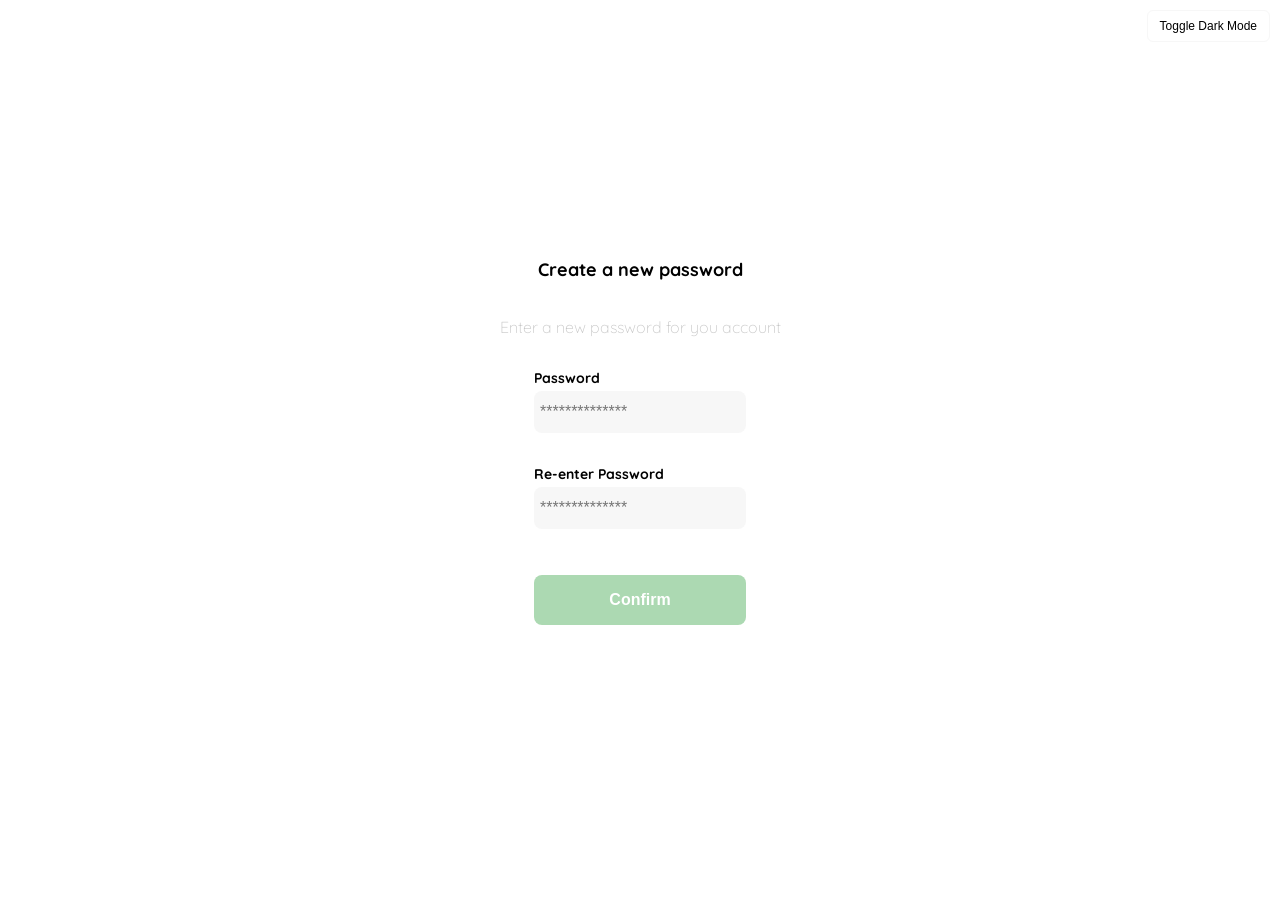
<file: clase1.html>
<!DOCTYPE html>
<html lang="en">
<head>
    <meta charset="UTF-8">
    <meta http-equiv="X-UA-Compatible" content="IE=edge">
    <meta name="viewport" content="width=device-width, initial-scale=1.0">
    <link rel="preconnect" href="https://fonts.googleapis.com">
    <link rel="preconnect" href="https://fonts.gstatic.com" crossorigin>
    <link href="https://fonts.googleapis.com/css2?family=Quicksand:wght@300;500;700&display=swap" rel="stylesheet">
    <link rel="stylesheet" href="style.css">
    <title>Document</title>
</head>
<body>
    <nav style="padding: 10px; text-align: right; position: absolute; top: 0; right: 0; z-index: 1000;">
        <button id="darkModeToggle" style="padding: 8px 12px; font-size: 12px; cursor: pointer; border-radius: 6px; border: 1px solid var(--text-input-field); background-color: var(--white); color: var(--black);">Toggle Dark Mode</button>
    </nav>
    <div class="login">
        <div class="form-container">
            <img src="./logos/logo_yard_sale.svg" alt="logo" class="logo">

            <h1 class="title">Create a new password</h1>
            <p class="subtitle">Enter a new password for you account</p>
        
            <form action="/" class="form">
                <label for="password" class="label">Password</label>
                <input type="password" id="password" placeholder="**************" class="input input-password">
                
                <label for="password" class="label">Re-enter Password</label>
                <input type="password" id="new-password" placeholder="**************" class="input input-password">
                
                <input type="submit" value="Confirm" class="primary-button login-button">
            </form>

        </div>
    </div>
    <script src="javascript.js" defer></script>
</body>
</html>
</file>
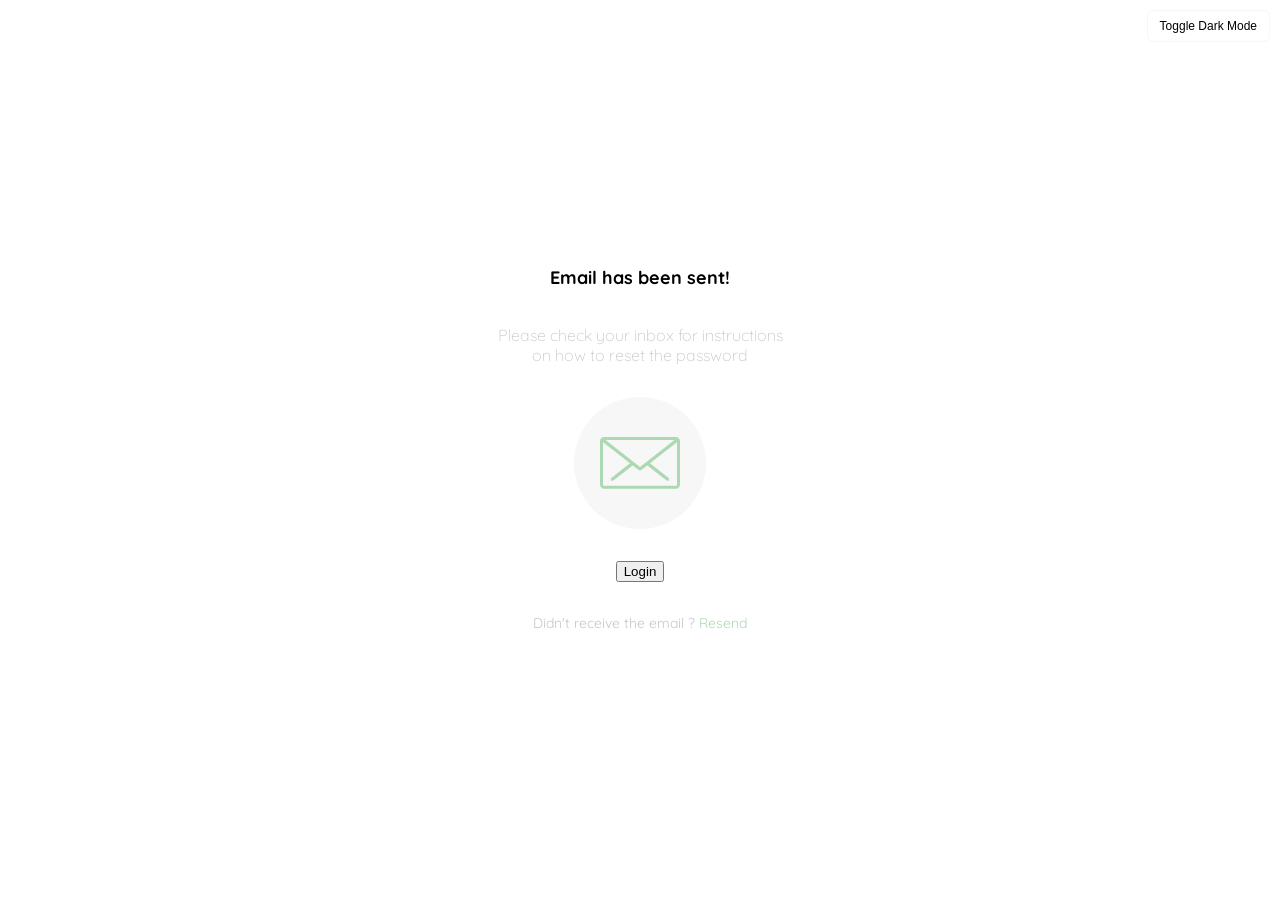
<file: clase2.html>
<!DOCTYPE html>
<html lang="en">
<head>
    <meta charset="UTF-8">
    <meta http-equiv="X-UA-Compatible" content="IE=edge">
    <meta name="viewport" content="width=device-width, initial-scale=1.0">
    <link rel="preconnect" href="https://fonts.googleapis.com">
    <link rel="preconnect" href="https://fonts.gstatic.com" crossorigin>
    <link href="https://fonts.googleapis.com/css2?family=Quicksand:wght@300;500;700&display=swap" rel="stylesheet">
    <link rel="stylesheet" href="style.css">
    <title>Document</title>
</head>
<body>
    <nav style="padding: 10px; text-align: right; position: absolute; top: 0; right: 0; z-index: 1000;">
        <button id="darkModeToggle" style="padding: 8px 12px; font-size: 12px; cursor: pointer; border-radius: 6px; border: 1px solid var(--text-input-field); background-color: var(--white); color: var(--black);">Toggle Dark Mode</button>
    </nav>
    <div class="login">
        <div class="form-container">
            <img src="./logos/logo_yard_sale.svg" alt="logo" class="logo">

            <h1 class="title">Email has been sent!</h1>
            <p class="subtitle">Please check your inbox for instructions on how to reset the password</p>
            
            <div class="email-image">
                <img src="./icons/email.svg" alt="email">
            </div>
            
            <button class="primary-buttom">Login</button>

            <p class="resend"> <span>Didn't receive the email ? </span> <a href="/"> Resend</a></p>
        </div>
    </div>
    <script src="javascript.js" defer></script>
</body>
</html>
</file>
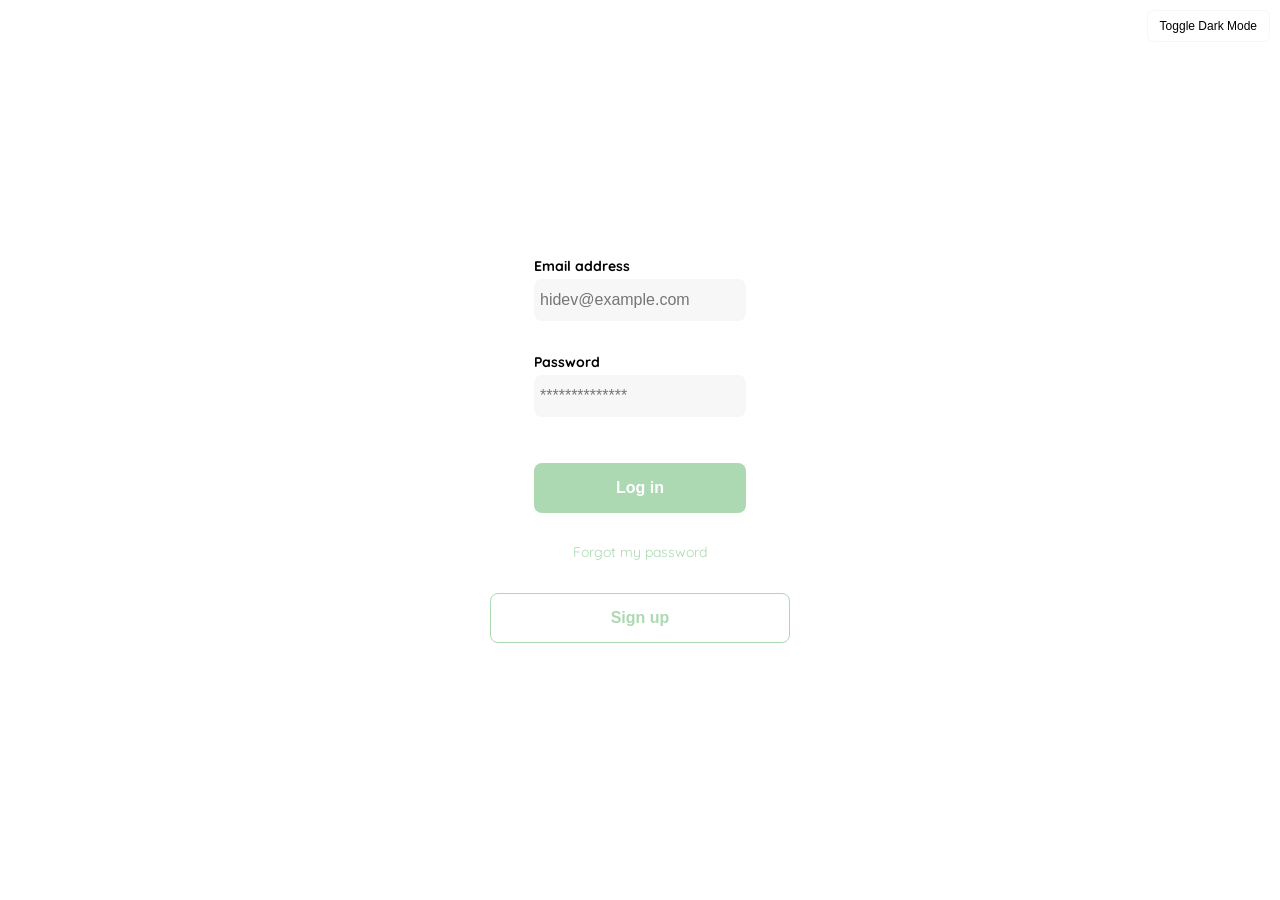
<file: clase3.html>
<!DOCTYPE html>
<html lang="en">
<head>
    <meta charset="UTF-8">
    <meta http-equiv="X-UA-Compatible" content="IE=edge">
    <meta name="viewport" content="width=device-width, initial-scale=1.0">
    <link rel="preconnect" href="https://fonts.googleapis.com">
    <link rel="preconnect" href="https://fonts.gstatic.com" crossorigin>
    <link href="https://fonts.googleapis.com/css2?family=Quicksand:wght@300;500;700&display=swap" rel="stylesheet">
    <link rel="stylesheet" href="style.css">
    <title>Document</title>
</head>
<body>
    <nav style="padding: 10px; text-align: right; position: absolute; top: 0; right: 0; z-index: 1000;">
        <button id="darkModeToggle" style="padding: 8px 12px; font-size: 12px; cursor: pointer; border-radius: 6px; border: 1px solid var(--text-input-field); background-color: var(--white); color: var(--black);">Toggle Dark Mode</button>
    </nav>
    <div class="login">
        <div class="form-container">

            <img src="./logos/logo_yard_sale.svg" alt="logo" class="logo">

            <form action="/" class="form">

                <label for="password" class="label">Email address</label>
                <input type="password" id="password" placeholder="hidev@example.com" class="input input-password">
                
                <label for="password" class="label">Password</label>
                <input type="password" id="new-password" placeholder="**************" class="input input-password">
                
                <input type="submit" value="Log in" class="primary-button login-button">

                <a href="/">Forgot my password</a>
            </form>
            <button class="secondary-buttom signup-buttom" >Sign up</button>
        </div>
    </div>
    <script src="javascript.js" defer></script>
</body>
</html>
</file>
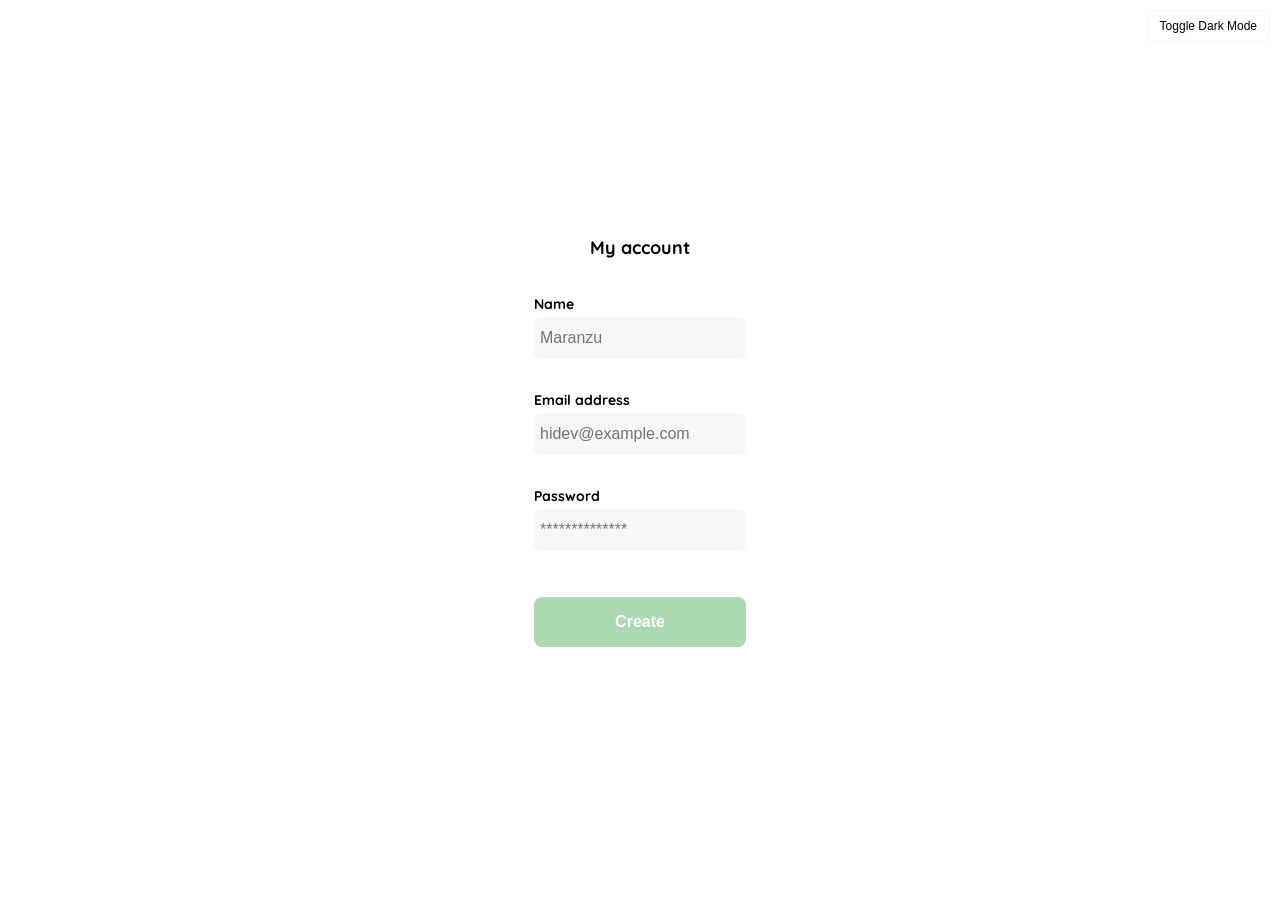
<file: clase4.html>
<!DOCTYPE html>
<html lang="en">
<head>
    <meta charset="UTF-8">
    <meta http-equiv="X-UA-Compatible" content="IE=edge">
    <meta name="viewport" content="width=device-width, initial-scale=1.0">
    <link rel="preconnect" href="https://fonts.googleapis.com">
    <link rel="preconnect" href="https://fonts.gstatic.com" crossorigin>
    <link href="https://fonts.googleapis.com/css2?family=Quicksand:wght@300;500;700&display=swap" rel="stylesheet">
    <link rel="stylesheet" href="style.css">
    <title>Document</title>
</head>
<body>
    <nav style="padding: 10px; text-align: right; position: absolute; top: 0; right: 0; z-index: 1000;">
        <button id="darkModeToggle" style="padding: 8px 12px; font-size: 12px; cursor: pointer; border-radius: 6px; border: 1px solid var(--text-input-field); background-color: var(--white); color: var(--black);">Toggle Dark Mode</button>
    </nav>
    <div class="login">
        <div class="form-container">

            <h1 class="title">My account</h1>

            <form action="/" class="form">

                <div>
                <label for="password" class="label">Name</label>
                <input type="password" id="nsmr" placeholder="Maranzu" class="input input-name">
                
                <label for="password" class="label">Email address</label>
                <input type="password" id="email" placeholder="hidev@example.com" class="input input-email">
                
                <label for="password" class="label">Password</label>
                <input type="password" id="password" placeholder="**************" class="input input-password">
                </div>

                <input type="submit" value="Create" class="primary-button login-button">

                
            </form>
           
        </div>
    </div>
    <script src="javascript.js" defer></script>
</body>
</html>
</file>
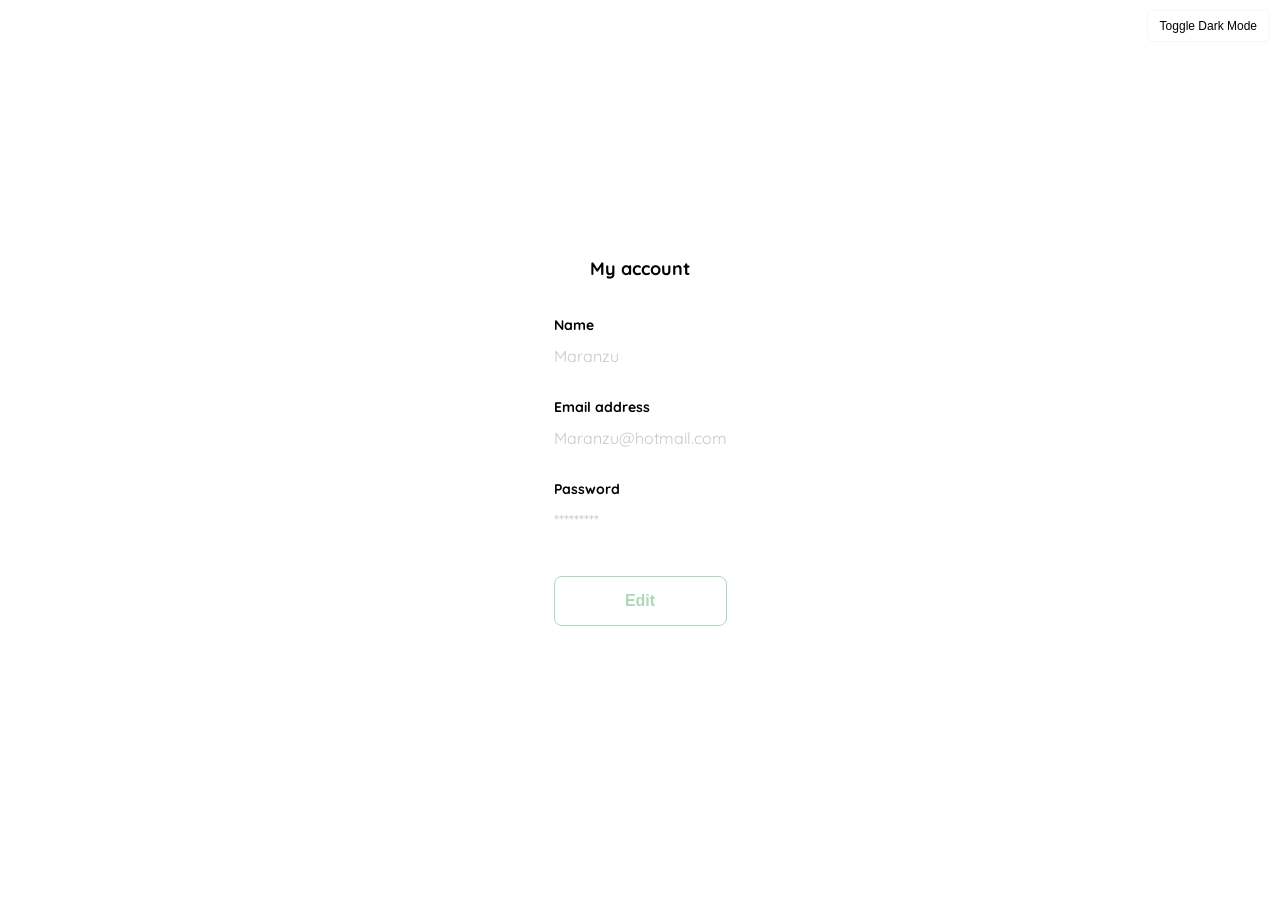
<file: clase5.html>
<!DOCTYPE html>
<html lang="en">
<head>
    <meta charset="UTF-8">
    <meta http-equiv="X-UA-Compatible" content="IE=edge">
    <meta name="viewport" content="width=device-width, initial-scale=1.0">
    <link rel="preconnect" href="https://fonts.googleapis.com">
    <link rel="preconnect" href="https://fonts.gstatic.com" crossorigin>
    <link href="https://fonts.googleapis.com/css2?family=Quicksand:wght@300;500;700&display=swap" rel="stylesheet">
    <link rel="stylesheet" href="style.css">
    <title>Document</title>
</head>
<body>
    <nav style="padding: 10px; text-align: right; position: absolute; top: 0; right: 0; z-index: 1000;">
        <button id="darkModeToggle" style="padding: 8px 12px; font-size: 12px; cursor: pointer; border-radius: 6px; border: 1px solid var(--text-input-field); background-color: var(--white); color: var(--black);">Toggle Dark Mode</button>
    </nav>
    <div class="login">
        <div class="form-container">

            <h1 class="title">My account</h1>

            <form action="/" class="form">

                <div>
                <label for="password" class="label">Name</label>
                <p class="value">Maranzu</p>
                
                <label for="password" class="label">Email address</label>
                <p class="value">Maranzu@hotmail.com</p>
                
                <label for="password" class="label">Password</label>
                <p class="value">*********</p>
                </div>

                <input type="submit" value="Edit" class="secondary-buttom login-button">

                
            </form>
           
        </div>
    </div>
    <script src="javascript.js" defer></script>
</body>
</html>
</file>
<file: style.css>
:root {
    --white: #FFFFFF;
    --black: #000000;
    --very-light-pink: #C7C7C7;
    --text-input-field: #F7F7F7;
    --hospital-green: #ACD9B2;
    --sm: 14px;
    --md: 16px;
    --lg: 18px;

    /* Dark Mode Variables */
    --dark-background: #121212;
    --dark-text: #e0e0e0;
    --dark-card-background: #1e1e1e;
    --dark-very-light-pink-substitute: #555555;
    --dark-text-input-field: #2a2a2a;
    --dark-hospital-green-substitute: #81c784; /* A bit brighter for dark bg */
    --dark-white-substitute: #121212; /* Dark background will be the new "white" */
    --dark-black-substitute: #e0e0e0; /* Light text will be the new "black" */
}

body {
    font-family: 'Quicksand', sans-serif;
    margin: 0;
    background-color: var(--white); /* Default light mode background */
    color: var(--black); /* Default light mode text color */
    transition: background-color 0.3s ease, color 0.3s ease; /* Smooth transition */
}

body[data-theme="dark"] {
    background-color: var(--dark-background);
    color: var(--dark-text);
}

/* Component-specific dark mode overrides */

body[data-theme="dark"] .input {
    background-color: var(--dark-text-input-field);
    color: var(--dark-text);
    border: 1px solid var(--dark-very-light-pink-substitute);
}

body[data-theme="dark"] .primary-button {
    background-color: var(--hospital-green); /* Assuming this green works on dark, else use substitute */
    color: var(--black); /* Text color for primary button, ensure contrast */
}

body[data-theme="dark"] .secondary-buttom {
    background-color: var(--dark-card-background);
    border: 1px solid var(--hospital-green); /* Or --dark-hospital-green-substitute */
    color: var(--hospital-green); /* Or --dark-hospital-green-substitute */
}

body[data-theme="dark"] .subtitle {
    color: var(--dark-very-light-pink-substitute);
}

body[data-theme="dark"] .value { /* From clase5.html */
    color: var(--dark-very-light-pink-substitute);
}

body[data-theme="dark"] .form a { /* From clase3.html */
    color: var(--dark-hospital-green-substitute);
}

body[data-theme="dark"] .resend a { /* From clase2.html */
    color: var(--dark-hospital-green-substitute);
}

body[data-theme="dark"] .resend span { /* From clase2.html */
    color: var(--dark-very-light-pink-substitute);
}


/* Product card and info */
body[data-theme="dark"] .product-card {
    background-color: var(--dark-card-background);
    /* Add box-shadow if needed for depth, e.g., box-shadow: 0 4px 8px rgba(0, 0, 0, 0.2); */
}

body[data-theme="dark"] .product-info div p:nth-child(1) { /* Product price */
    color: var(--dark-text);
}

body[data-theme="dark"] .product-info div p:nth-child(2) { /* Product name */
    color: var(--dark-very-light-pink-substitute);
}

/* Desktop Menu */
body[data-theme="dark"] .desktop-menu {
    background-color: var(--dark-card-background);
    border: 1px solid var(--dark-very-light-pink-substitute);
}

body[data-theme="dark"] .desktop-menu ul li a {
    color: var(--dark-text);
}

body[data-theme="dark"] .desktop-menu ul li:last-child a {
    color: var(--dark-hospital-green-substitute);
}

/* Mobile Menu */
body[data-theme="dark"] .mobile-menu {
    background-color: var(--dark-background); /* Or --dark-card-background if it's a popup */
}

body[data-theme="dark"] .mobile-menu a {
    color: var(--dark-text);
}
body[data-theme="dark"] .mobile-menu .email {
    color: var(--dark-very-light-pink-substitute) !important; /* Keep !important if necessary */
}

body[data-theme="dark"] .mobile-menu .sign-out {
    color: var(--dark-hospital-green-substitute) !important; /* Keep !important if necessary */
}

body[data-theme="dark"] .mobile-menu ul:nth-child(1) { /* Category links border */
    border-bottom: 1px solid var(--dark-very-light-pink-substitute);
}


/* My Order / Shopping Cart */
body[data-theme="dark"] .my-order-container .tittle { /* Ensure title on "My Order" page is correct */
    color: var(--dark-text);
}
body[data-theme="dark"] .order {
    background-color: var(--dark-card-background);
}

body[data-theme="dark"] .order p span:nth-child(1) { /* Order date/item count */
    color: var(--dark-text);
}
body[data-theme="dark"] .order p span:nth-child(2) {
    color: var(--dark-very-light-pink-substitute);
}
body[data-theme="dark"] .order p:nth-child(2) { /* Order total price */
    color: var(--dark-text);
}

body[data-theme="dark"] .shopping-cart {
    /* No specific background, inherits from page or container */
}
body[data-theme="dark"] .shopping-cart p:nth-child(2) { /* Product name in cart */
    color: var(--dark-very-light-pink-substitute);
}
body[data-theme="dark"] .shopping-cart p:nth-child(3) { /* Product price in cart */
    color: var(--dark-text);
}

/* General text elements if not covered by body color */
body[data-theme="dark"] .title { /* For general titles */
    color: var(--dark-text);
}
body[data-theme="dark"] .label { /* For form labels */
    color: var(--dark-text);
}

/* Ensure icons are visible in dark mode if they are SVGs styled with currentcolor or specific fills */
body[data-theme="dark"] figure img[src$=".svg"] {
    /* Example: if SVGs are black and not visible on dark background */
    /* filter: invert(1) hue-rotate(180deg); */ /* This is a generic way, might need specific handling */
}


/* Styles from clase1.html & common login/form styles */
.login {
    width: 100%;
    height: 100vh;
    display: grid;
    place-items: center;
}

.form-container {
    display: grid;
    grid-template-rows: auto 1fr auto;
    width: 300px;
    /* justify-items: center; /* From clase2.html */
}

.logo {
    width: 150px;
    margin-bottom: 48px;
    justify-self: center;
    display: none; /* Default, overridden by media query */
}

.title { /* Base style, can be overridden */
    font-size: var(--lg);
    margin-bottom: 12px;
    text-align: center;
}

.subtitle {
    color: var(--very-light-pink);
    font-size: var(--md);
    font-weight: 300;
    margin-bottom: 32px;
    text-align: center;
    margin-top: 0;
}

.form {
    display: flex;
    flex-direction: column;
}

.label {
    font-size: var(--sm);
    font-weight: bold;
    margin-bottom: 4px;
}

.input {
    background-color: var(--text-input-field);
    border: none;
    border-radius: 8px;
    height: 30px;
    font-size: var(--md);
    padding: 6px;
    margin-bottom: 12px; /* Default, can be overridden */
}

.primary-button { /* Also .primary-buttom in clase2 - using this spelling */
    background-color: var(--hospital-green);
    border: none;
    border-radius: 8px;
    color: var(--white);
    /* height: 100%; /* This might be too aggressive globally, often height is 50px */
    width: 100%; /* from .primary-buttom in clase2 */
    cursor: pointer;
    font-size: var(--md);
    font-weight: bold;
    height: 50px; /* Common value */
}

.login-button { /* Specific use of primary-button */
    margin-top: 14px;
    margin-bottom: 30px;
}

/* Styles from clase2.html */
.form-container { /* Adding justify-items from clase2 */
    justify-items: center;
}

.email-image {
    width: 132px;
    height: 132px;
    border-radius: 50%;
    background-color: var(--text-input-field);
    display: flex;
    justify-content: center;
    align-items: center;
    margin-bottom: 32px;
}

.email-image img {
    width: 80px;
}

.resend {
    font-size: var(--sm);
    margin-top: 32px; /* from clase2.html */
}

.resend span {
    color: var(--very-light-pink);
}

.resend a {
    color: var(--hospital-green);
    text-decoration: none;
}

/* Styles from clase3.html */
.input-email { /* More specific input style */
    margin-bottom: 22px;
}

.form a { /* Style for links directly inside a form */
    color: var(--hospital-green);
    font-size: var(--sm);
    text-align: center;
    text-decoration: none;
    margin-bottom: 32px; /* from clase3.html */
}

.secondary-buttom { /* Assuming "buttom" is intended, or should be "button" */
    background-color: var(--white);
    border-radius: 8px;
    border: 1px solid var(--hospital-green);
    color: var(--hospital-green);
    /* height: 100%; */ /* Similar to primary-button, 50px is common */
    width: 100%; /* To make it consistent with primary-button */
    cursor: pointer;
    font-size: var(--md);
    font-weight: bold;
    height: 50px;
}

/* Styles from clase4.html */
.title { /* Override for clase4.html */
    /* font-size: var(--lg); */ /* already defined */
    margin-bottom: 36px;
    text-align: start;
}

.form div { /* For grouping labels and inputs in clase4.html */
    display: flex;
    flex-direction: column;
}

.input { /* General input, clase4.html had a larger margin */
    /* background-color: var(--text-input-field); */ /* ... already defined ... */
    margin-bottom: 32px; /* Override for clase4's specific inputs */
}

/* Specific input margins from clase4, covered by the .input override above now */
/* input-name, .input-email, .input-password { margin-bottom: 32px; } */
/* If input-name is a class, it should be .input-name */
.input-name {  /* Assuming it's a class */
    margin-bottom: 32px;
}
.input-password { /* Assuming it's a class */
    margin-bottom: 32px;
}


/* Styles from clase5.html */
.value {
    color: var(--very-light-pink);
    font-size: var(--md);
    margin: 8px 0px 32px 0px;
}
/* .secondary-buttom and .login-button are already defined */

/* Styles from clase6.html - Product listing */
.cards-container {
    display: grid;
    grid-template-columns: repeat(auto-fill, 240px);
    gap: 26px;
    place-content: center;
    /* margin: 20px 0 0 0; */ /* Optional: add some margin if needed */
}

.product-card {
    width: 240px;
}

.product-card img {
    width: 100%; /* Make image responsive within the card */
    height: 240px;
    border-radius: 20px;
    object-fit: cover;
}

.product-info {
    display: flex;
    justify-content: space-between;
    align-items: center;
    margin-top: 12px;
}

.product-card figure {
    margin: 0;
}

.product-card figure img { /* Icon inside product card */
    width: 35px;
    height: 35px;
}

.product-info div p:nth-child(1) {
    font-weight: bold;
    font-size: var(--md);
    margin-top: 0px;
    margin-bottom: 4px;
}

.product-info div p:nth-child(2) {
    color: var(--very-light-pink);
    font-size: var(--sm); /* Typically price/details are smaller */
    margin-top: 0;
    margin-bottom: 0;
}

/* Styles from clase7.html - Desktop Menu */
.desktop-menu {
    width: 100px; /* Original width */
    height: auto;
    border: 1px solid var(--very-light-pink);
    border-radius: 6px;
    padding: 20px 20px 0 20px;
    /* position: absolute; */ /* Example: if it's a dropdown */
    /* top: 60px; */
    /* right: 60px; */
    /* background-color: var(--white); */
    /* box-shadow: 0px 0px 10px rgba(0,0,0,0.1); */
}

.desktop-menu ul {
    list-style: none;
    padding: 0;
    margin: 0;
}

.desktop-menu ul li {
    text-align: end;
}

.desktop-menu ul li:not(:last-child) { /* Add margin to all but last item */
    margin-bottom: 20px;
}

.desktop-menu ul li:nth-child(1) a, /* Using anchor for specificity */
.desktop-menu ul li:nth-child(2) a {
    font-weight: bold;
}

.desktop-menu ul li:last-child {
    padding-top: 20px;
    border-top: 1px solid var(--very-light-pink);
}

.desktop-menu ul li:last-child a {
    color: var(--hospital-green);
    font-size: var(--sm);
}

.desktop-menu ul li a {
    color: var(--black);
    text-decoration: none;
    /* display: inline-block; */ /* Removed, margin on li is better */
}

/* Styles from clase8.html - Mobile Menu */
.mobile-menu {
    padding: 24px;
    /* width: 100%; */ /* Example: if it's a full screen menu */
    /* background-color: var(--white); */
}

.mobile-menu a { /* General link style in mobile menu */
    text-decoration: none;
    color: var(--black);
    font-weight: bold;
    font-size: var(--md); /* Making it consistent */
}

.mobile-menu ul {
    padding: 0;
    margin: 24px 0 0;
    list-style: none;
}

.mobile-menu ul:nth-child(1) { /* Category links */
    border-bottom: 1px solid var(--very-light-pink);
    padding-bottom: 24px; /* Add some padding below the border */
}

/* .mobile-menu ul:nth-child(2) { margin-top: 50px; } /* This was for Account/Orders */
/* .mobile-menu ul:nth-child(3) { margin-top: 100px; } /* This was for email/sign out */
/* The above margins create large gaps, can be adjusted or handled by li margins */

.mobile-menu ul li {
    margin-bottom: 24px;
}

.mobile-menu .email { /* Specific class for email, not just any <a> */
    font-size: var(--sm);
    font-weight: 300 !important; /* !important was there, keeping it if necessary */
}

.mobile-menu .sign-out { /* Specific class for sign out */
    font-size: var(--sm);
    color: var(--hospital-green) !important; /* !important was there */
}

/* Styles from clase9.html - My Order / Shopping Cart */
.my-order { /* Page container */
    width: 100%;
    height: 100vh;
    display: grid;
    place-items: center;
}

.my-order-container {
    display: grid;
    grid-template-rows: auto 1fr auto;
    width: 300px;
}

.my-order-content {
    display: flex;
    flex-direction: column;
    /* gap: 24px; */ /* Spacing between order summary and items */
}

.tittle { /* From clase9, potentially "title" typo */
    font-size: var(--lg);
    font-weight: bold; /* Titles are usually bold */
    margin-bottom: 40px;
    /* text-align: left; */ /* Often titles on pages are left-aligned */
}

.order { /* Order summary box */
    display: grid;
    grid-template-columns: auto 1fr;
    gap: 16px;
    align-items: center;
    background-color: var(--text-input-field);
    margin-bottom: 24px;
    border-radius: 8px;
    padding: 16px 24px; /* Added some vertical padding */
}

.order p:nth-child(1) { /* Date and item count */
    display: flex;
    flex-direction: column;
}

.order p:nth-child(1) span:nth-child(1) { /* Date */
    font-size: var(--md);
    font-weight: bold;
}

.order p:nth-child(1) span:nth-child(2) { /* Item count */
    font-size: var(--sm);
    color: var(--very-light-pink);
}

.order p:nth-child(2) { /* Total price */
    text-align: end;
    font-weight: bold;
    font-size: var(--md); /* Making price more prominent */
}

.shopping-cart { /* Individual item in cart view */
    display: grid;
    grid-template-columns: auto 1fr auto auto; /* Figure, Name, Price, CloseIcon(optional) */
    gap: 16px;
    margin-bottom: 16px; /* Reduced margin between items */
    align-items: center;
}

.shopping-cart figure {
    margin: 0;
}

.shopping-cart figure img {
    width: 70px;
    height: 70px;
    border-radius: 10px; /* Softer radius for product images in cart */
    object-fit: cover;
}

.shopping-cart p:nth-child(2) { /* Product name */
    color: var(--very-light-pink);
    font-size: var(--sm);
}

.shopping-cart p:nth-child(3) { /* Product price */
    font-size: var(--md);
    font-weight: bold;
}

/* Media Queries from various files - consolidated */
@media (max-width: 640px) {
    .logo { /* From clase1.html */
        display: block;
    }

    /* From clase3.html */
    /* .form { height: 100%; }  This might be too specific, check usage */
    .secondary-buttom { /* clase3.html specific @media style for .secondary-buttom */
        /* position: absolute; bottom: 24px; width: 300px; */ /* This is very specific, might break layout if not on that exact page structure */
        width: calc(100% - 48px); /* Example: make it full width with padding */
        position: fixed; /* Example for a sticky button at bottom */
        bottom: 24px;
        left: 24px;
        right: 24px;

    }

    /* From clase4.html */
    .form-container { /* clase4.html & clase5.html specific @media style for .form-container */
         /* height: 100%; */ /* Can conflict if not all form pages are full height */
    }
    .form { /* clase4.html & clase5.html specific @media style for .form */
        /* height: 100%; */
        /* justify-content: space-between; */ /* Only if the form has distinct top/bottom sections */
    }

    /* From clase6.html - Product listing */
    .cards-container {
        grid-template-columns: repeat(auto-fill, 140px);
        /* gap: 26px; */ /* Already defined */
    }

    .product-card {
        width: 140px;
    }

    .product-card img {
        height: 140px; /* Width is 100% of card */
    }

    /* Additional mobile considerations */
    .desktop-menu {
        display: none; /* Hide desktop menu on small screens */
    }
    .title { /* Adjust title for mobile if needed */
        font-size: var(--md); /* Example: smaller title on mobile */
        margin-bottom: 24px;
    }
    .my-order-container {
        width: 90%; /* More responsive width for order page */
    }
}
</file>
